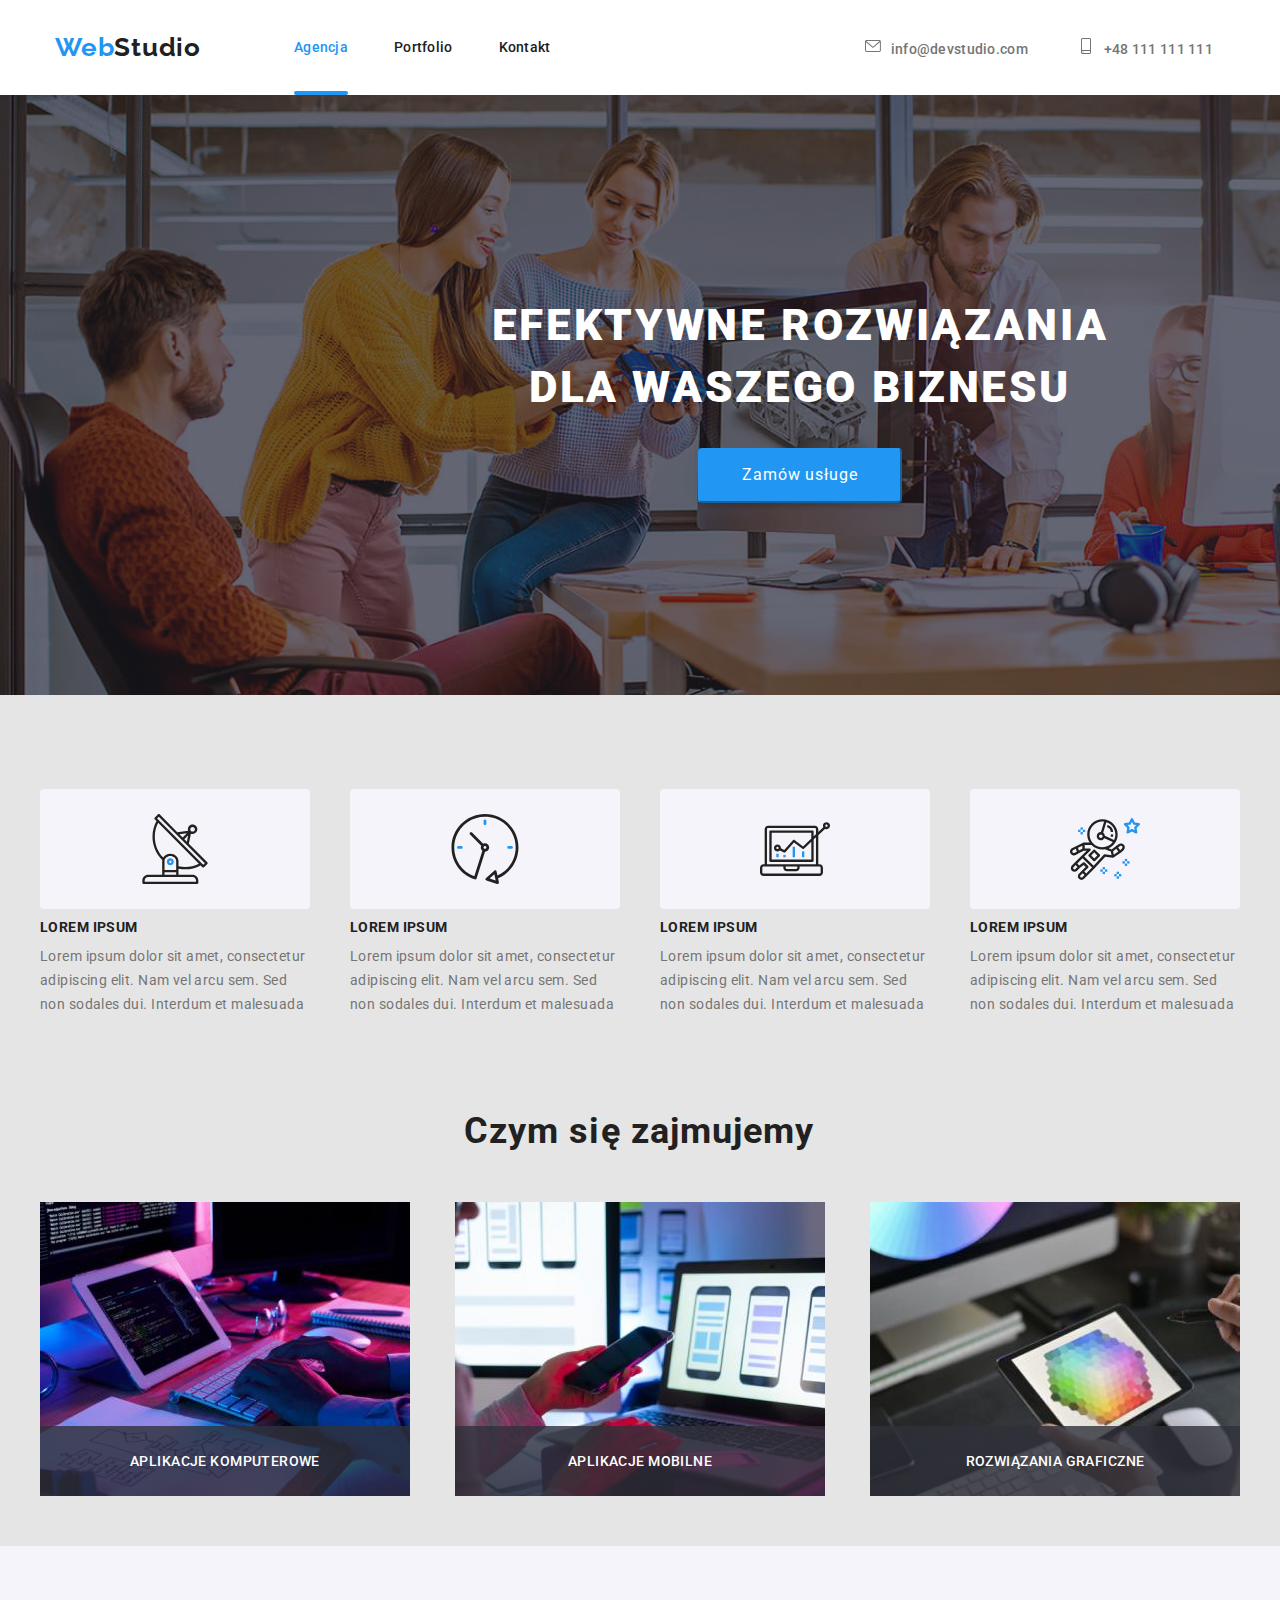
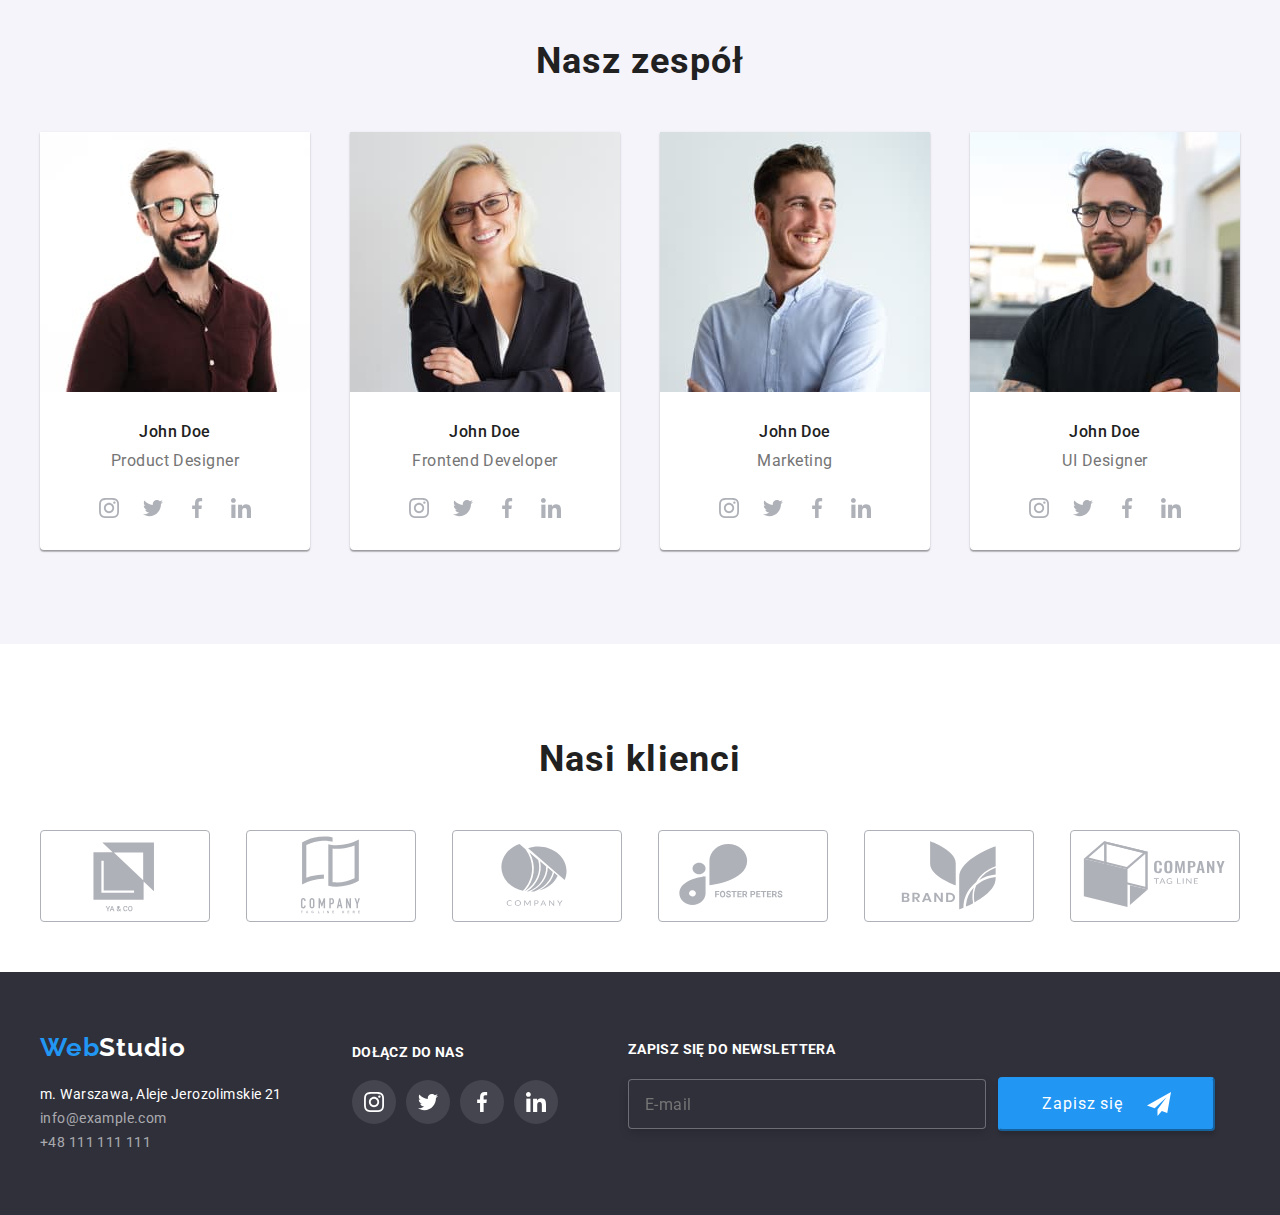
<file: index.html>
<!DOCTYPE html>
<html lang="pl-PL">
<head>
    <meta charset="UTF-8">
    <meta http-equiv="X-UA-Compatible" content="IE=edge">
    <meta name="viewport" content="width=device-width, initial-scale=1.0">
    <link href="https://cdnjs.cloudflare.com/ajax/libs/modern-normalize/1.0.0/modern-normalize.min.css" rel="stylesheet">
    <link href="https://fonts.googleapis.com/css2?family=Raleway:wght@500;700&family=Roboto:ital,wght@0,400;0,500;0,900;1,700&display=swap" rel="stylesheet"> 
    <link href="css/style.css" rel="stylesheet">
    <title>Studio</title>
</head>
<body class="body">
    <header class="header">
        <div class="container">
        <nav class="navigation">
            <ul class="navigation-list">
                <li class="navigation-list-item-logo list">
                    <a class="navigation-list-link-logo link" href="index.html"><span class="logo-span">Web</span>Studio</a></li>
                <li class="navigation-list-item list">
                    <a class="navigation-list-link link current" href="index.html" list>Agencja</a></li>
                <li class="navigation-list-item list">
                    <a class="navigation-list-link link" href="portfolio.html">Portfolio</a></li>
                <li class="navigation-list-item list">
                    <a class="navigation-list-link link" href="#">Kontakt</a></li>
            </ul>
        </nav>
        <a class="address-header-mail" href="mailto:info@devstudio.com">
            <svg class="header-contacts-icon" width="16px" height="16px">
                <use href="images/icons.svg#icon-envelope"></use>
            </svg>info@devstudio.com
        </a>
        <a class="address-header-tel link" href="tel:+48111111111"> 
            <svg class="header-contacts-icon" width="16px" height="16px">
                <use href="images/icons.svg#icon-smartphone"></use>
            </svg>+48 111 111 111
        </a>
        </div>
    </header>
    
    <main class="main">
        <!--hero-->
        <section class="hero">
            <div class="container">
            <h1 class="hero-h1">EFEKTYWNE ROZWIĄZANIA DLA WASZEGO BIZNESU </h1>
            <button class="hero-btn" type="button" data-modal-open>Zamów usługe</button>
            </div>
        </section>

        <!--adventeges-->
    
        <section class="section-title section">
            <div class="container">
            <ul class="adventeges-list list">
                <li class="adventeges-list-item">
                    <div class="adventeges-list-icon-background">
                        <svg class="adventeges-list-icon" width="70" height="70">
                            <use href="images/icons.svg#icon-antenna-1"></use>
                        </svg>

                    </div>
                    <h3 class="adventeges-list-item-title">LOREM IPSUM</h3>
                    <span class="adventeges-list-item-text">Lorem ipsum dolor sit amet, consectetur adipiscing elit. Nam vel arcu sem. Sed non sodales dui. Interdum et malesuada</span>
                </li>
                <li class="adventeges-list-item">
                    <div class="adventeges-list-icon-background">
                        <svg class="adventeges-list-icon" width="70" height="70">
                            <use href="images/icons.svg#icon-clock-1"></use>
                        </svg>
                    </div>
                    <h3 class="adventeges-list-item-title">LOREM IPSUM</h3>
                    <span class="adventeges-list-item-text">Lorem ipsum dolor sit amet, consectetur adipiscing elit. Nam vel arcu sem. Sed non sodales dui. Interdum et malesuada</span>
                </li >
                <li class="adventeges-list-item">
                    <div class="adventeges-list-icon-background">
                        <svg class="adventeges-list-icon" width="70" height="70">
                            <use href="images/icons.svg#icon-diagram-1"></use>
                        </svg>

                    </div class="adventeges-list-icon-background">
                    <h3 class="adventeges-list-item-title">LOREM IPSUM</h3>
                    <span class="adventeges-list-item-text">Lorem ipsum dolor sit amet, consectetur adipiscing elit. Nam vel arcu sem. Sed non sodales dui. Interdum et malesuada</span>
                </li>
                <li class="adventeges-list-item">
                    <div class="adventeges-list-icon-background">
                        <svg class="adventeges-list-icon" width="70" height="70">
                            <use href="images/icons.svg#icon-astronaut-1"></use>
                        </svg>

                    </div>
                    <h3 class="adventeges-list-item-title">LOREM IPSUM</h3>
                    <span class="adventeges-list-item-text">Lorem ipsum dolor sit amet, consectetur adipiscing elit. Nam vel arcu sem. Sed non sodales dui. Interdum et malesuada</span>
                </li>
            
            </ul>
            <div class="what-do-we-do">
        <h2 class="section-title section-header h2">Czym się zajmujemy</h2>   
            <ul class="activities-list list">
                <li class="activities-list-item"><img src="images/about_us/img1.jpg" alt="Tablet z klawiatura" width="370" height="294">
                    <div class="what-we-do-list">
                    <p class="what-we-do-text">APLIKACJE KOMPUTEROWE</p>
                    </div></li>
                <li class="activities-list-item"><img src="images/about_us/img2.jpg" alt="Zdjęcie z telefonem" width="370" height="294">
                <div class="what-we-do-list">
                    <p class="what-we-do-text">APLIKACJE MOBILNE</p>
                    </div></li>
                <li class="activities-list-item"><img src="images/about_us/img3.jpg" alt="Zdjęcie z tabletem" width="370" height="294">
                <div class="what-we-do-list">
                    <p class="what-we-do-text">ROZWIĄZANIA GRAFICZNE</p>
                    </div></li>
            </ul>
            </div>  
            </div>
           
        
            </div>
        </section>

        <!--about us-->
        <section class="section-about-us h2 ">
            <div class="container">
            <h2 class="about-us section-header">Nasz zespół</h2>
            <ul class="about-us-list">
                <li class="about-us-list-item list">
                    <img class="about-us-list-item-link" src="images/team/John_Doe_PD.jpg" alt="Zdjęcie Product Designera" width="270" height="260">
                    <h3 class="about-us-list-item-title">John Doe</h3>
                    <p class="about-us-list-item-link-text">Product Designer</p>
                    <ul class="about-us-social list">
                        <li class="about-us-social-link">
                            <a class="about-us-social-link-list" href="#">
                                <svg class="social-icon icon-our-team">
                                    <use href="images/icons.svg#icon-instagram-2"></use>
                                </svg>
                            </a>
                        </li>
                        <li class="about-us-social-link">
                            <a class="about-us-social-link-list" href="#">
                                <svg class="social-icon">
                                    <use href="images/icons.svg#icon-twitter-1"></use>
                                </svg>
                            </a>
                        </li>
                        <li class="about-us-social-link">
                            <a class="about-us-social-link-list" href="#">
                                <svg class="social-icon">
                                    <use href="images/icons.svg#icon-facebook-1"></use>
                                </svg>
                            </a>
                        </li>
                        <li class="about-us-social-link">
                            <a class="about-us-social-link-list" href="#">
                                <svg class="social-icon">
                                    <use href="images/icons.svg#icon-linkedin-1"></use>
                                </svg>
                            </a>
                        </li>
                    </ul>
                </li>
                <li class="about-us-list-item list">
                    <img class="about-us-list-item-link" src="images/team/John_Doe_FD.jpg" alt="Zdjęcie Frontedn Developera" width="270" height="260">
                    <h3 class="about-us-list-item-title">John Doe</h3>
                    <p class="about-us-list-item-link-text">Frontend Developer</p>
                    <ul class="about-us-social list">
                        <li class="about-us-social-link">
                            <a class="about-us-social-link-list" href="#">
                                <svg class="social-icon">
                                    <use href="images/icons.svg#icon-instagram-2"></use>
                                </svg>
                            </a>
                        </li>
                        <li class="about-us-social-link">
                            <a class="about-us-social-link-list" href="#">
                                <svg class="social-icon">
                                    <use href="images/icons.svg#icon-twitter-1"></use>
                                </svg>
                            </a>
                        </li>
                        <li class="about-us-social-link">
                            <a class="about-us-social-link-list" href="#">
                                <svg class="social-icon">
                                    <use href="images/icons.svg#icon-facebook-1"></use>
                                </svg>
                            </a>
                        </li>
                        <li class="about-us-social-link">
                            <a class="about-us-social-link-list" href="#">
                                <svg class="social-icon">
                                    <use href="images/icons.svg#icon-linkedin-1"></use>
                                </svg>
                            </a>
                        </li>
                    </ul>
                </li>
                <li class="about-us-list-item list">
                    <img class="about-us-list-item-link" src="images/team/John_Doe_Marketing.jpg" alt="Zdjęcie Marketingowca" width="270" height="260">
                    <h3 class="about-us-list-item-title">John Doe</h3>
                    <p class="about-us-list-item-link-text">Marketing</p>
                    <ul class="about-us-social list">
                        <li class="about-us-social-link">
                            <a class="about-us-social-link-list" href="#">
                                <svg class="social-icon">
                                    <use href="images/icons.svg#icon-instagram-2"></use>
                                </svg>
                            </a>
                        </li>
                        <li class="about-us-social-link">
                            <a class="about-us-social-link-list" href="#">
                                <svg class="social-icon">
                                    <use href="images/icons.svg#icon-twitter-1"></use>
                                </svg>
                            </a>
                        </li>
                        <li class="about-us-social-link">
                            <a class="about-us-social-link-list" href="#">
                                <svg class="social-icon">
                                    <use href="images/icons.svg#icon-facebook-1"></use>
                                </svg>
                            </a>
                        </li>
                        <li class="about-us-social-link">
                            <a class="about-us-social-link-list" href="#">
                                <svg class="social-icon">
                                    <use href="images/icons.svg#icon-linkedin-1"></use>
                                </svg>
                            </a>
                        </li>
                    </ul>
                </li>
                <li class="about-us-list-item list">
                    <img class="about-us-list-item-link" src="images/team/John_Doe_UI_des.jpg" alt="Zdęcie UI Designera" width="270" height="260">
                    <h3 class="about-us-list-item-title">John Doe</h3>
                    <p class="about-us-list-item-link-text">UI Designer</p>
                    <ul class="about-us-social list">
                        <li class="about-us-social-link">
                            <a class="about-us-social-link-list" href="#">
                                <svg class="social-icon">
                                    <use href="images/icons.svg#icon-instagram-2"></use>
                                </svg>
                            </a>
                        </li>
                        <li class="about-us-social-link">
                            <a class="about-us-social-link-list" href="#">
                                <svg class="social-icon">
                                    <use href="images/icons.svg#icon-twitter-1"></use>
                                </svg>
                            </a>
                        </li>
                        <li class="about-us-social-link">
                            <a class="about-us-social-link-list" href="#">
                                <svg class="social-icon">
                                    <use href="images/icons.svg#icon-facebook-1"></use>
                                </svg>
                            </a>
                        </li>
                        <li class="about-us-social-link">
                            <a class="about-us-social-link-list" href="#">
                                <svg class="social-icon">
                                    <use href="images/icons.svg#icon-linkedin-1"></use>
                                </svg>
                            </a>
                        </li>
                    </ul>
                </li>
            </ul>
            </div>
        </section>

        <!--our clients-->
        <section class="section-our-clients section-header">
            <div class="container">
                <h2 class="about-us ">Nasi klienci</h2>
                <ul class="our-client-list list">
                    <li class="our-client-item">
                        <svg class="our-client-item-logo">
                            <use href="images/icons.svg#icon-Logo"></use>
                        </svg>
                    </li>
                    <li class="our-client-item">
                        <svg>
                            <use href="images/icons.svg#icon-Logo21"></use>
                        </svg>
                    </li>
                    <li class="our-client-item">
                        <svg>
                            <use href="images/icons.svg#icon-Logo-company1"></use>
                        </svg>
                    </li>
                    <li class="our-client-item">
                        <svg>
                            <use href="images/icons.svg#icon-Logo2"></use>
                        </svg>
                    </li>
                    <li class="our-client-item">
                        <svg>
                            <use href="images/icons.svg#icon-Logo-brand"></use>
                        </svg>
                    </li>
                    <li class="our-client-item">
                        <svg>
                            <use href="images/icons.svg#icon-Logo-company"></use>
                        </svg>
                    </li>
                </ul>
            </div>
        </section>

    </main>
    <footer class="footer">
        <div class="container">
        <ul class="footer-data">
            <li class="footer-data-list list">
                <a class="navigation-list-link-logo-footer" href="index.html"><span class="logo-span">Web</span>Studio</a></li>
        <address class="address"></li>
            <li class="footer-data-list list">
            <a class="addres-map" href="https://goo.gl/maps/pz23pLppjNHn7p5K6" target="_blank">m. Warszawa, Aleje Jerozolimskie 21</a></li>
            <li class="footer-data-list list">
                <a class="addres-mail" href="mailto:info@example.com">info@example.com</a></li>
            <li class="footer-data-list list">
                <a class="address-tel" href="tel:+48111111111"> +48 111 111 111</a></li>
        </address>
        </ul>
        <div class="join-us">
            <p class="footer-text">Dołącz do nas</p>
            <ul class="footer-social list">
                <li class="footer-social-link">
                    <a class="footer-social-link-list" href="#">
                        <svg class="social-icon">
                            <use href="images/icons.svg#icon-instagram-2"></use>
                        </svg>
                    </a>
                </li>
                <li class="footer-social-link">
                    <a class="footer-social-link-list" href="#">
                        <svg class="social-icon">
                            <use href="images/icons.svg#icon-twitter-1"></use>
                        </svg>
                    </a>
                </li>
                <li class="footer-social-link">
                    <a class="footer-social-link-list" href="#">
                        <svg class="social-icon">
                            <use href="images/icons.svg#icon-facebook-1"></use>
                        </svg>
                    </a>
                </li>
                <li class="footer-social-link">
                    <a class="footer-social-link-list" href="#">
                        <svg class="social-icon">
                            <use href="images/icons.svg#icon-linkedin-1"></use>
                        </svg>
                    </a>
                </li>
            </ul>
        </div>
        <div class="footer_newsletter">
                <form class="footer_newsletter-form">
                    <p class="footer_newsletter-header">ZAPISZ SIĘ DO NEWSLETTERA</p>
                    <div class="footer_newsletter-input">
                        <input type="email" name="email-newsletter" class="footer_newsletter-email"
                            placeholder="E-mail">
                        <button type="submit" class="hero-btn footer_newsletter-btn">
                            Zapisz się
                            <svg class="footer_newsletter-icon">
                                <use xlink:href="./images/icons.svg#icon-icon-send" />
                            </svg>
                        </button>
                    </div>
                </form>
            </div>
        </div>
    </div>
    </footer>

    <div class="backdrop is-hidden" data-modal>
        <div class="modal">
            <button type="button" class="close-btn" data-modal-close>
                <svg class="modal-close-btn">
                    <use href="images/icons.svg#icon-Vector" heigt="11px" width="11px"></use>
                </svg>
            </button>
            <form action="#" method="post" class="modal-form">
                <h2 class="modal-form-title">Zostaw swoje dane w formularzu poniżej</h2>
                <label for="name" class="modal-label">Imie</label>
                    <div class="modal-input-wrapper">
                        <input type="text" name="name" class="modal-input" required>
                        <svg class="modal-form-icon">
                            <use href="images/icons.svg#icon-name" height="18px" width="18px"></use>
                        </svg>

                    </div>
                <label for="telefon" class="modal-label">Telefon</label>
                    <div class="modal-input-wrapper">
                        <input type="tel " name="telefon" class="modal-input" required>
                        <svg class="modal-form-icon">
                            <use href="images/icons.svg#icon-phone" height="18px" width="18px"></use>
                        </svg>
                    </div>
                
                <label for="mail" class="modal-label">Email</label>
                    <div class="modal-input-wrapper">
                        <input type="email" name="mail" class="modal-input" required>
                        <svg class="modal-form-icon">
                            <use href="images/icons.svg#icon-mail" height="18px" width="18px"></use>
                        </svg>
                    </div>  
                <label for="komentarz" class="modal-label">Komentarz</label>
                <textarea name="komentarz" class="modal-textarea" placeholder="Wprowadź tekst" id="text" cols="30" rows="10"></textarea>
                    <div class="modal-checkbox-wrapper">
                        <div class="modal-disclaimer-wrapper">
                            <input type="checkbox" class="modal-form-policy visually-hidden " id="user-policy" name="policy" required>
                            <label for="user-policy" class="modal-form-policy-text">Oświadczam iż akceptuję <a href="#" class="modal-policy-link">Regulamin</a>  i <a href="#" class="modal-policy-link">Politykę Prywatności.</a></label>
                        </div>
                        <button class="modal-button" type="submit">Wyślij</button>
                    </div>                
            </form>
        </div>
    </div>

    <script src="modal.js"></script> 
</body>
</html>
</file>
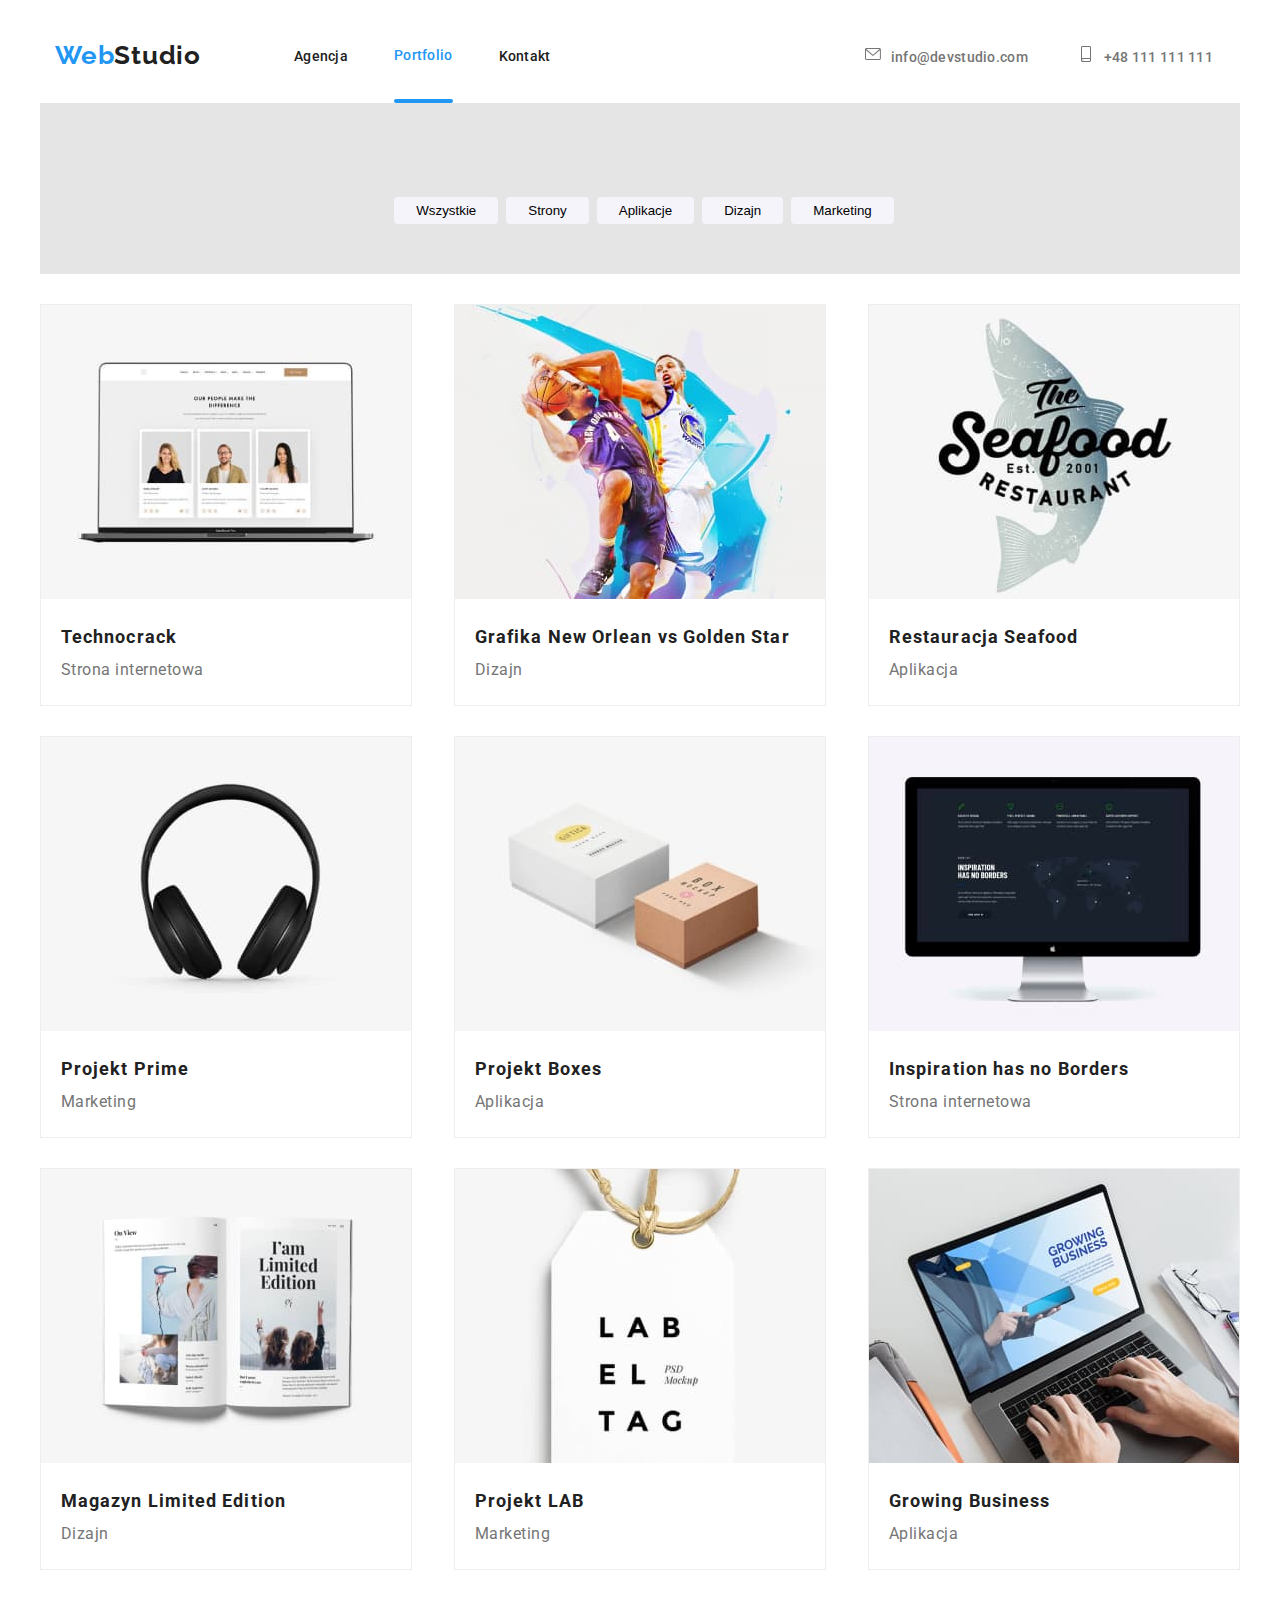
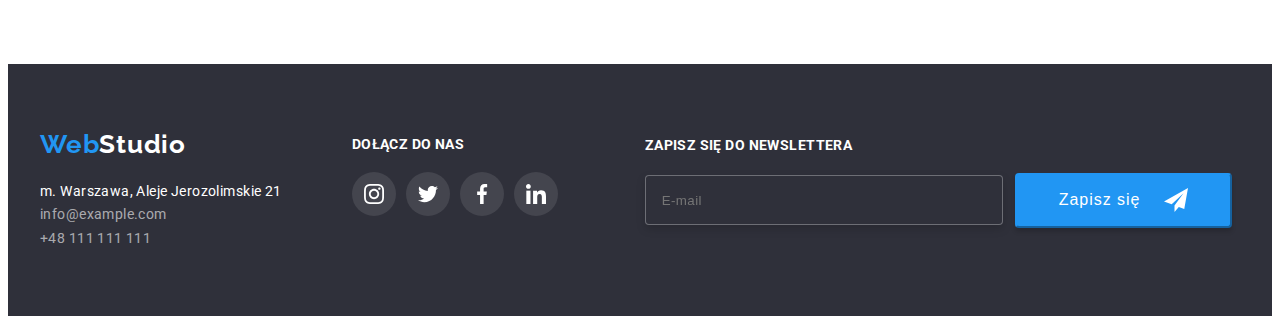
<file: portfolio.html>
<!DOCTYPE html>
<html lang="en">
<head>
    <meta charset="UTF-8">
    <meta http-equiv="X-UA-Compatible" content="IE=edge">
    <meta name="viewport" content="width=device-width, initial-scale=1.0">
    <link rel="preconnect" href="https://fonts.gstatic.com">
    <link href="https://fonts.googleapis.com/css2?family=Raleway:wght@500;700&family=Roboto:ital,wght@0,400;0,500;0,900;1,700&display=swap" rel="stylesheet"> 
    <link href="css/style.css" rel="stylesheet">
    <title>Portfolio</title>
    
</head>
<body class="body">
    <header class="header">
        <div class="container">
            <nav class="navigation">
                <ul class="navigation-list">
                    <li class="navigation-list-item-logo list">
                        <a class="navigation-list-link-logo link" href="index.html"><span class="logo-span">Web</span>Studio</a></li>
                    <li class="navigation-list-item list">
                        <a class="navigation-list-link link" href="index.html" list>Agencja</a></li>
                    <li class="navigation-list-item list">
                        <a class="navigation-list-link link current" href="portfolio.html">Portfolio</a></li>
                    <li class="navigation-list-item list">
                        <a class="navigation-list-link link" href="#">Kontakt</a></li>
                </ul>
            </nav>
            <a class="address-header-mail" href="mailto:info@devstudio.com">
                <svg class="header-contacts-icon" width="16px" height="16px">
                    <use href="images/icons.svg#icon-envelope"></use>
                </svg>info@devstudio.com
            </a>
            <a class="address-header-tel link" href="tel:+48111111111"> 
                <svg class="header-contacts-icon" width="16px" height="16px">
                    <use href="images/icons.svg#icon-smartphone"></use>
                </svg>+48 111 111 111
            </a>
            </div>
    </header>

    <main class="main container">
         <!--hero-->
         <section class="portfolio-hero section-btn-portfolio">
            <div class="container-btn">
            <ul class="portfolio-hero-list">
                <li class="portfolio-hero-list-item list">
                    <button class="portfolio-hero-list-btn" type="button">Wszystkie</button>
                </li>
                <li class="portfolio-hero-list-item list">
                    <button class="portfolio-hero-list-btn" type="button">Strony</button>
                </li>
                <li class="portfolio-hero-list-item list">
                    <button class="portfolio-hero-list-btn" type="button">Aplikacje</button>
                </li>
                <li class="portfolio-hero-list-item list">
                    <button class="portfolio-hero-list-btn" type="button">Dizajn</button>
                </li>
                <li class="portfolio-hero-list-item list">
                    <button class="portfolio-hero-list-btn" type="button">Marketing</button>
                </li>
            </ul>
            </div>
        </section>

        <!--photos-->
        <section class="photos">
            <div class="container-photo">
            <ul class="photos-list">
              <li class="photos-list-item list">
                  <div class="photo-overlay">
                      <div class="photo-overlay-item">
                        <p class="photo-overlay-text">Technocrack jest popularną platformą wykorzystywaną do rozpowszechniania koronawirusa. Firmy wykorzystują tę platformę do celów szpiegowskich i ataków na niezabezpieczone serwery konkurencji</p>
                      </div>
                        <img class="photos-list-img" src="images/portfolio/laptop.jpg" alt="laptop photo" witdh="370" height="294">
                  </div>
                  <h3 class="photos-list-title">Technocrack</h3>
                  <span class="photos-list-text">Strona internetowa</span>
              </li>
              <li class="photos-list-item list">
                  <div class="photo-overlay">
                      <div class="photo-overlay-item">
                        <p class="photo-overlay-text">Technocrack jest popularną platformą wykorzystywaną do rozpowszechniania koronawirusa. Firmy wykorzystują tę platformę do celów szpiegowskich i ataków na niezabezpieczone serwery konkurencji</p>
                      </div>
                        <img class="photos-list-img" src="images/portfolio/bascketball.jpg" alt="backetball players" witdh="370" height="294">
                  </div>    
                  <h3 class="photos-list-title">Grafika New Orlean vs Golden Star</h3>
                  <p class="photos-list-text">Dizajn</p>
              </li>
              <li class="photos-list-item list">
                  <div class="photo-overlay">
                      <div class="photo-overlay-item">
                        <p class="photo-overlay-text">Technocrack jest popularną platformą wykorzystywaną do rozpowszechniania koronawirusa. Firmy wykorzystują tę platformę do celów szpiegowskich i ataków na niezabezpieczone serwery konkurencji</p>
                      </div>
                        <img class="photos-list-img" src="images/portfolio/seafood.jpg" alt="photo of seafood" witdh="370" height="294">
                  </div>
                  <h3 class="photos-list-title">Restauracja Seafood</h3>
                  <p class="photos-list-text">Aplikacja</p>
              </li>
              <li class="photos-list-item list">
                  <div class="photo-overlay">
                      <div class="photo-overlay-item">
                        <p class="photo-overlay-text">Technocrack jest popularną platformą wykorzystywaną do rozpowszechniania koronawirusa. Firmy wykorzystują tę platformę do celów szpiegowskich i ataków na niezabezpieczone serwery konkurencji</p>
                      </div>
                        <img class="photos-list-img" src="images/portfolio/headphone.jpg" alt="photo of headphones" witdh="370" height="294">
                  </div>
                  <h3 class="photos-list-title">Projekt Prime</h3>
                  <p class="photos-list-text">Marketing</p>
              </li>
              <li class="photos-list-item list">
                  <div class="photo-overlay">
                      <div class="photo-overlay-item">
                        <p class="photo-overlay-text">Technocrack jest popularną platformą wykorzystywaną do rozpowszechniania koronawirusa. Firmy wykorzystują tę platformę do celów szpiegowskich i ataków na niezabezpieczone serwery konkurencji</p>
                      </div>
                        <img class="photos-list-img" src="images/portfolio/box.jpg" alt="photo of boxes" witdh="370" height="294">
                  </div>
                  <h3 class="photos-list-title">Projekt Boxes</h3>
                  <p class="photos-list-text">Aplikacja</p>
              </li>
              <li class="photos-list-item list">
                  <div class="photo-overlay">
                      <div class="photo-overlay-item">
                            <p class="photo-overlay-text">Technocrack jest popularną platformą wykorzystywaną do rozpowszechniania koronawirusa. Firmy wykorzystują tę platformę do celów szpiegowskich i ataków na niezabezpieczone serwery konkurencji</p>
                      </div>
                        <img class="photos-list-img" src="images/portfolio/monitor.jpg" alt="photo of monitor" witdh="370" height="294">
                  </div>
                  <h3 class="photos-list-title">Inspiration has no Borders</h3>
                  <p class="photos-list-text">Strona internetowa</p>
              </li>
              <li class="photos-list-item list">
                  <div class="photo-overlay">
                      <div class="photo-overlay-item">
                        <p class="photo-overlay-text">Technocrack jest popularną platformą wykorzystywaną do rozpowszechniania koronawirusa. Firmy wykorzystują tę platformę do celów szpiegowskich i ataków na niezabezpieczone serwery konkurencji</p>
                      </div>
                        <img class="photos-list-img" src="images/portfolio/book.jpg" alt="photo of book" witdh="370" height="294">
                  </div>
                  <h3 class="photos-list-title">Magazyn Limited Edition</h3>
                  <p class="photos-list-text">Dizajn</p>
              </li>
              <li class="photos-list-item list">
                  <div class="photo-overlay">
                      <div class="photo-overlay-item">
                        <p class="photo-overlay-text">Technocrack jest popularną platformą wykorzystywaną do rozpowszechniania koronawirusa. Firmy wykorzystują tę platformę do celów szpiegowskich i ataków na niezabezpieczone serwery konkurencji</p>
                      </div>
                        <img class="photos-list-img" src="images/portfolio/label.jpg" alt="photo of label" witdh="370" height="294">
                  </div>
                  <h3 class="photos-list-title">Projekt LAB</h3>
                  <p class="photos-list-text">Marketing</p>
              </li>
              <li class="photos-list-item list">
                  <div class="photo-overlay">
                      <div class="photo-overlay-item">
                        <p class="photo-overlay-text">Technocrack jest popularną platformą wykorzystywaną do rozpowszechniania koronawirusa. Firmy wykorzystują tę platformę do celów szpiegowskich i ataków na niezabezpieczone serwery konkurencji</p>
                      </div>
                  <img class="photos-list-img" src="images/portfolio/work.jpg" alt="workspace photo" witdh="370" height="294">
                  </div>
                  <h3 class="photos-list-title">Growing Business</h3>
                  <p class="photos-list-text">Aplikacja</p>
              </li>
          </ul>
          </div>
        </section>
    </main>
    <footer class="footer-second">
        <div class="container">
        <ul class="footer-data">
            <li class="footer-data-list list">
                <a class="navigation-list-link-logo-footer" href="index.html"><span class="logo-span">Web</span>Studio</a></li>
        <address class="address"></li>
            <li class="footer-data-list list">
            <a class="addres-map" href="https://goo.gl/maps/pz23pLppjNHn7p5K6" target="_blank">m. Warszawa, Aleje Jerozolimskie 21</a></li>
            <li class="footer-data-list list">
                <a class="addres-mail" href="mailto:info@example.com">info@example.com</a></li>
            <li class="footer-data-list list">
                <a class="address-tel" href="tel:+48111111111"> +48 111 111 111</a></li>
        </address>
        </ul>
        <div class="join-us-portfolio">
            <p class="footer-text">Dołącz do nas</p>
            <ul class="footer-social list">
                <li class="footer-social-link">
                    <a class="footer-social-link-list" href="#">
                        <svg class="social-icon">
                            <use href="images/icons.svg#icon-instagram-2"></use>
                        </svg>
                    </a>
                </li>
                <li class="footer-social-link">
                    <a class="footer-social-link-list" href="#">
                        <svg class="social-icon">
                            <use href="images/icons.svg#icon-twitter-1"></use>
                        </svg>
                    </a>
                </li>
                <li class="footer-social-link">
                    <a class="footer-social-link-list" href="#">
                        <svg class="social-icon">
                            <use href="images/icons.svg#icon-facebook-1"></use>
                        </svg>
                    </a>
                </li>
                <li class="footer-social-link">
                    <a class="footer-social-link-list" href="#">
                        <svg class="social-icon">
                            <use href="images/icons.svg#icon-linkedin-1"></use>
                        </svg>
                    </a>
                </li>
            </ul>
        </div>
        <div class="footer_newsletter">
                <form class="footer_newsletter-form">
                    <p class="footer_newsletter-header">ZAPISZ SIĘ DO NEWSLETTERA</p>
                    <div class="footer_newsletter-input">
                        <input type="email" name="email-newsletter" class="footer_newsletter-email"
                            placeholder="E-mail">
                        <button type="submit" class="hero-btn footer_newsletter-btn">
                            Zapisz się
                            <svg class="footer_newsletter-icon">
                                <use xlink:href="./images/icons.svg#icon-icon-send" />
                            </svg>
                        </button>
                    </div>
                </form>
            </div>
        </div>
    </div>
    </footer>
</body>
</html>
</file>
<file: css/style.css>
:root {
    --main-color: #2196F3;
    --secondary-color: #757575;
    --third-color: #E5E5E5;
    --fourth-color: #F5F4FA;
    --fifth-color: #FFFFFF;
    --sixth-color: #212121;
    --seveth-color: #2F303A;
    --main-font: 'Roboto', sans-serif;
    --secondary-font: 'Raleway', sans-serif;

}
h1, h2, h3, h4, h5, h6, ul, ol, p {
    margin: 0;
    padding: 0;
}
.list {
    list-style: none;
}
.link {
    text-decoration: none;
}
img {
    display: block;
}

.body {
    font-family: var(--main-font);
    color:var(--sixth-color);
    
}
.container{
    width: 1200px;
    align-items: center;
    margin: 0 auto;
}
.section {
    padding-top: 94px;
    padding-bottom: 50px;
}
.section-btn-portfolio {
    padding-top: 94px;
    padding-bottom: 50px;    
}
/* ======COMPONENTS====== */
.logo-span {
    color: #2196F3;
}
.section-header {
    padding-top: 94px;
    padding-bottom: 50px;

}
.navigation-list-link-logo,
.navigation-list-link,
.address-header,
.navigation-list-link-logo-footer,
.addres-map,
.addres-mail,
.address-tel {
    text-decoration: none;
}


/* ======END COMPONENTS====== */

/* ============INDEX.HTML============ */

/* ======HEADER====== */
.navigation-list-link-logo {
    font-family: var(--secondary-font);
    font-weight: 700;
    font-size: 26px;
    line-height: 1.192;
    letter-spacing: 0.03em;
    color: var(--sixth-color);
    margin-right: 93px;
    margin-left: 15px;
    }
.navigation-list-link {
    font-weight: 500;
    font-size: 14px;
    line-height: 1.142;
    letter-spacing: 0.02em;
    color: var(--sixth-color);
}
.address-header-tel, .address-header-mail {
    font-weight: 500;
    font-size: 14px;    
    line-height: 1.142;
    letter-spacing: 0.02em;
    color: var(--secondary-color);
    text-decoration: none;
}

.navigation-list-item .current {
    color:var(--main-color);    
}
.current::after{
    display: block;
    content: "";
    width: 100%;
    height: 4px;
    left: 453px;
    top: 76px;
    background: #2196F3;
    border-radius: 2px;
    margin-top: 35px;
    margin-bottom: -38px;

}
/* .navigation-list-item-logo {
    margin-bottom: 28px;
} */

.navigation-list-link:hover,
.navigation-list-link:focus,
.address-header-tel:hover,
.address-header-tel:focus,
.address-header-mail:focus,
.address-header-mail:hover,
.address-header:hover,
.address-header:focus {
    color:var(--main-color)
}

.header .container{
    display: flex;
    align-items: center;
    padding-top: 32px;
    padding-bottom: 32px;
}

.navigation {
    display: flex;
}
.navigation-list {
    display: flex;
    align-items: center;
}
.navigation-list-item:not(:last-child) {
    margin-right: 46px;
}
.header .address-header-mail {
    margin-left: auto;  
}
.header .address-header-tel {
    margin-left: 50px;
    margin-right: 27px;
}
.header-contacts-icon {
    margin-right: 10px;
    fill:currentColor
}

/* ======END HEADER====== */

/* ======MAIN====== */

    /* ======SECTION HERO====== */
.hero{
    background-image: linear-gradient(rgba(47, 48, 58, 0.4), rgba(47, 48, 58, 0.4)), url('../images/background-header.png');
    height: 600px;
    text-align: center;
    padding-top: 200px;
    width: 1600px;
    margin-right: auto;
    margin-left: auto;
}

.hero-h1 {
    font-weight: 900;
    font-size: 44px;
    line-height: 1.4;
    color: var(--fifth-color);
    letter-spacing: 0.06em;
    text-transform: uppercase;
    margin-bottom: 30px;
    width: 696px;
}
.hero-btn {
    background-color: var(--main-color);
    box-shadow: 0px 4px 4px rgba(0, 0, 0, 0.15);
    border-radius: 4px;
    border-color: #2196F3;
    cursor: pointer;
    font-size: 16px;
    line-height: 1.9;
    color: var(--fifth-color);
    text-align: center;
    letter-spacing: 0.06em;
    padding: 10px 42px;
}
.hero .container {
    display: flex;
    flex-direction: column; 
}
    /* ======END SECTION HERO====== */
    /* ======SECTION ADVENTEGES====== */
.adventeges-list-item-title {
    font-weight: 700;
    font-size: 14px;
    line-height: 1.143;
    letter-spacing: 0.03em;
    text-transform: uppercase;
    margin: 10px 0;  
}
.adventeges-list-item-text {
    font-size: 14px;
    line-height: 1.714;
    letter-spacing: 0.03em;
    color: var(--secondary-color); 
    display: block;
    width: 270px;  
}
.section-title {
    font-size: 36px;
    letter-spacing: 0.03em;
    background-color: var(--third-color);        
}
.adventeges-list {
    display: flex; 
    justify-content: space-between;
}
.section-title .h2 {
    margin-left: 424px;
    margin-right: auto;
}
.activities-list {
    display: flex;
    justify-content: space-between;
}
.adventeges-list-icon-background {
    display: flex;
    justify-content: center;
    border-radius: 4px;
    background-color: var(--fourth-color);
    padding: 25px 0px;
}
.what-we-do-list {
    position: absolute;
    width: 100%;
    height: 70px;
    left: 0;
    top: 224px;
    padding-top: 27px;
    background: linear-gradient(rgba(47, 48, 58, 0.8), rgba(47, 48, 58, 0.8));
}
.what-we-do {
    display: flex;
    justify-content: center;
}
.activities-list-item {
   position: relative;
}

.what-we-do-text {
    font-weight: 500;
    font-size: 14px;
    line-height: 1.143;
    text-align: center;
    letter-spacing: 0.03em;
    color: var(--fifth-color)
}
    /* ======END SECTION ADVENTEGES====== */
    /* ======SECTION ABOUT-US====== */
.about-us {
    font-style: normal;
    font-weight: 700;
    font-size: 36px;
    line-height: 1.167;
    text-align: center;
    letter-spacing: 0.03em;
}
.about-us-list-item-title {
    font-weight: 500;
    font-size: 16px;
    line-height: 1.187;
    letter-spacing: 0.03em;
    padding-top: 30px;
    padding-bottom: 10px;
    text-align: center;
}
.about-us-list-item-link-text {    
    font-size: 16px;
    line-height: 1.187;
    letter-spacing: 0.03em;    
    color: var(--secondary-color);
    text-align: center;
    margin-bottom: 16px;

}

.section-about-us {
    background-color: var(--fourth-color);
    padding-bottom: 94px;
}
.about-us-list-item {
    background-color: var(--fifth-color);
    box-shadow: 0px 1px 3px rgba(0, 0, 0, 0.12), 0px 1px 1px rgba(0, 0, 0, 0.14), 0px 2px 1px rgba(0, 0, 0, 0.2);
    border-radius: 0px 0px 4px 4px;
}
.section-about-us .container .about-us-list {
    display: flex;
    justify-content: space-between;   
}
.about-us-social {
    display: flex;
    align-items: center;
    justify-content: center
}
.social-icon {
    display: flex;
    width: 20px;
    height: 20px;
}
.about-us-social-link-list {
    display: flex;
    width: 44px;
    height: 44px;
    border-radius: 50%;
    justify-content: center;
    align-items: center;
    margin-bottom: 20px;
    fill: #AFB1B8;
}
.about-us-social-link-list:hover,
.about-us-social-link-list:focus {
    color: var(--fifth-color);
    background-color: var(--main-color);
    fill: var(--fifth-color);    
}

    /* ======END SECTION ABOUT-US====== */

    /* ======SECTION OUR CLIENTS====== */
.our-client-list {
    display: flex;
    justify-content: center;
    align-items: center;
    margin-top: 50px;
    justify-content: space-between;
    fill: currentColor;
    color: #AFB1B8;

}
.our-client-item {
    display: flex;
    border: 1px solid #AFB1B8;
    border-radius: 4px;
    width: 170px;
    height: 92px;
}
.our-client-item:hover,
.our-client-item:focus {
    cursor: pointer;
    color: var(--main-color);
}

    /* ======SECTION OUR CLIENTS====== */
/* ======END MAIN====== */

/* ======FOOTER====== */
.navigation-list-link-logo-footer {
    display: block;
    font-family: var(--secondary-font);
    font-weight: 700;
    font-size: 26px;
    line-height: 1.192;
    letter-spacing: 0.03em;
    color: var(--fifth-color);
    padding-bottom: 20px;
    }
.addres-map{
    font-size: 14px;
    line-height: 1.714;
    letter-spacing: 0.03em;
    color:var(--fifth-color)
}
.addres-mail,
.address-tel {
    font-size: 14px;
    line-height: 1.714;
    letter-spacing: 0.03em;
    color: rgba(255, 255, 255, 0.6);
}
.address {
    font-style: normal;
}
.footer {
    background-color: var(--seveth-color);
    left: 0px;
    top: 2097px;
}
.footer .container {
    padding-top: 60px;
    padding-bottom: 60px;
    display: flex;
}
.footer-second .container {
    display: flex;
}
.footer-second {
    background-color: var(--seveth-color);
    left: 0px;
    top: 2097px;
}
.footer-social-link-list:hover,
.footer-social-link-list:focus {
    color: var(--fifth-color);
    background-color: var(--main-color);
    fill: var(--fifth-color); 
       
}
.footer-social-link {
    display: flex;
    justify-content: space-between;  
}
.footer-social {
    display: flex;
    border-radius: 50%;   
}
.footer-social-link-list
{   display: flex;
    justify-content: center;
    border-radius: 50%;
    width: 44px;
    height: 44px;
    align-items: center;
    fill: currentColor;
    color: var(--fifth-color);
    background-color: rgba(255, 255, 255, 0.1);
    margin-right: 10px;
    
}
.join-us {
    width: 269px;
    height: 80px;
    justify-content: center;
    align-items: center;
    padding-left: 70px;
    padding-bottom: 100px;
}
.footer-text {
    font-weight: 700;
    font-size: 14px;
    line-height: 1.143;
    letter-spacing: 0.03em;
    text-transform: uppercase;
    color: var(--fifth-color);
    padding-bottom: 20px;
}
.join-us-portfolio {
    justify-content: center;
    align-items: center;
    margin-left: 70px;
    padding-bottom: 100px;
    padding-top: 72px;
}
.footer_newsletter {
    margin-left: 77px;
    margin-bottom: 15px;
}

.footer_newsletter-header {
    font-weight: 700;
    font-size: 14px;
    line-height: 1.143;
    letter-spacing: 0.03em;
    text-transform: uppercase;
    color: #FFFFFF;
    margin-bottom: 20px;
}
.footer_newsletter-input {
    display: flex;
    flex-direction: row;
    align-items: center;
}
.footer_newsletter-email {
    width: 358px;
    height: 50px;
    border: 1px solid rgba(255, 255, 255, 0.3);
    box-sizing: border-box;
    filter: drop-shadow(0px 4px 4px rgba(0, 0, 0, 0.15));
    border-radius: 4px;
    outline: none;
    padding: 15px 16px;
    margin-right: 12px;
    background-color: #2f303a;
    letter-spacing: 0.03em;
    color: #fff;
}
.footer_newsletter-btn {
    display: flex;
    justify-content: center;
    align-items: center;
}
.footer_newsletter-icon {
    width: 24px;
    height: 24px;
    margin-left: 24px;
}

/* ======END FOOTER====== */
/* ============END INDEX.HTML============ */


/* ============PORTFOLIO.HTML============ */

.navigation-list-link2 {
    color: var(--main-color)
}
/* ======MAIN====== */
    /* ======HERO====== */

.portfolio-hero-list-btn {
    font-weight: 500;
    background: var(--fourth-color);
    border-radius: 4px;
    cursor: pointer;
    align-items: center;
    padding: 6px 22px;
}
.portfolio-hero-list-btn:hover,
.portfolio-hero-list-btn:focus {
    background-color: var(--main-color);
    color: var(--fifth-color);
}
.container .portfolio-hero-list {
    display: flex;
    justify-content: center;
    
}
.portfolio-hero-list-item .portfolio-hero-list-btn {
    margin-left: 8px;
    border: 0px;
  }
.portfolio-hero-list:first-child {
    margin-left: 0;
  }
    /* ======END HERO====== */

    /* ======PHOTOS====== */
.photos-list-title {
    font-weight: 700;
    font-size: 18px;
    line-height: 2;
    letter-spacing: 0.06em;
    margin-bottom: 4;
    margin-top: 20px;
    margin-left: 20px;
}
.photos-list-text {
    font-size: 16px;
    line-height: 1.875;
    letter-spacing: 0.03em;
    color: var(--secondary-color);
    margin-left: 20px;
    margin-bottom: 20px;
}
.photos .container-photo .photos-list {
    display: flex;
    justify-content: space-between;
    flex-wrap: wrap;
    
}
.header.main-container, .portfolio-hero {
    background-color: var(--third-color);
}
.photos-list-item {
    position: relative;
    background-color: var(--fifth-color);
    border: 1px solid #EEEEEE;
    margin-top: 30px;
    
}
.photos .container-photo {
    margin-bottom: 94px;
}
.photos-list-item:hover
 {
    box-shadow: 0px 1px 1px rgba(0, 0, 0, 0.12), 0px 4px 4px rgba(0, 0, 0, 0.06), 1px 4px 6px rgba(0, 0, 0, 0.16);
}
.photo-overlay {
    position: relative;
    overflow: hidden;
    
}
.photos-list-item:hover .photo-overlay-item {
    transform: translateY(0);
}
.photo-overlay-item {
    position: absolute;
    display: flex;
    justify-content: center;
    align-items: center;
    text-align: center; 
    height: 100%;
    color: var(--fifth-color);
    font-weight: 400;
    font-size: 18px;
    line-height: 1.556;
    letter-spacing: 0.03em;
    top: 0;
    left: 0;
    transform: translateY(100%);
    transition: transform 250ms ease;
    background: linear-gradient(rgba(33, 150, 243, 0.9), rgba(33, 150, 243, 0.9));


}

 /* ======END PHOTOS====== */

/* ============END PORTFOLIO.HTML============ */

/* ======MODAL BUTTON====== */
.backdrop {
    position: fixed;
    height: 100%;
    width: 100%;
    left: 0;
    top: 0;
    background: rgba(0, 0, 0, 0.2);  
    transition: ease-in-out; 
    transition-duration: 2000ms;
}
.modal {
    position: absolute;
    top: 50%;
    left:50%;
    transform: translate(-50%,-50%);
    width: 528px;
    min-height: 581px;
    background-color: #FFFFFF; 
    padding: 40px;  
}
.modal-form {
    display: flex;
    justify-content: center;
    align-items: flex-start;
    flex-direction: column;
}
.modal-form-title {
    display: flex;
    font-weight: 500;
    font-size: 20px;
    line-height: 1.15;
    text-align: center;
    letter-spacing: 0.03em;
    margin-bottom: 12px;
    padding-left: 24px;
}
.modal-label {
    font-size: 12px;
    line-height: 1.668;
    letter-spacing: 0.01em;
    color: var(--secondary-color);
}
.modal-input{
    border: 1px solid rgba(33, 33, 33, 0.2);
    box-sizing: border-box;
    border-radius: 4px;
    width: 100%;
    margin-bottom: 10px;
    margin-top: 4px;
    height: 40px;
    padding-left: 40px;
    font-size: 12px;
}
.modal-textarea {
    border: 1px solid rgba(33, 33, 33, 0.2);
    border-radius: 4px;
    width: 100%;
    margin-bottom: 20px;
    height: 120px;
    padding: 12px 16px;
    font-size: 12px;
    line-height: 1.668;
    letter-spacing: 0.01em;
   
}
.modal-form-policy {
   
    
}
.modal-form-policy-text {
    font-size: 14px;
    line-height: 1.714;
    letter-spacing: 0.03em;
    color: var(--secondary-color);
}
.modal-form-policy-text::before {
    content: "";
    display: inline-block;
    width: 16px;
    height: 16px;
    border: 1px solid #000;
    transition: all 250ms cubic-bezier(0.075, 0.82, 0.165, 1);
    margin-right: 8px;
    
}
.modal-form-policy:checked +.modal-form-policy-text::before {
    background-color: var(--main-color);
    border: 3px solid var(--fifth-color);
    background-image: url('../images/vector.svg');
    background-size: contain;
    background-position: center;
    background-repeat: no-repeat; 
    
}

.modal-button {
    background: var(--main-color);
    box-shadow: 0px 4px 4px rgba(0, 0, 0, 0.15);
    border-radius: 4px;
    color: var(--fifth-color);
    padding: 10px 76px;
}
.close-btn {
    position: absolute;
    top: 8px;
    right: 8px;
    width: 30px;
    height: 30px;
    background-color: #FFFFFF;
    border-radius: 50%;
    border: 1px solid rgba(0, 0, 0, 0.1);
    cursor: pointer;
}  
.is-hidden {
    opacity: 0;
    visibility: hidden;
    pointer-events: none;
}
.modal-close-btn {
    height: 11px;
    width: 11px;
}
.modal-checkbox-wrapper {
    display: flex;
    justify-content: center;
    align-items: center;
    margin: 0 auto;
    flex-direction: column;
}
.modal-disclaimer-wrapper {
    display: flex;
    justify-content: center;
    align-items: center; 
    margin-bottom: 30px;
}

.modal-input-wrapper {
    position: relative ;
    width: 100%;
}
.modal-form-icon {
    position: absolute;
    top: 50%;
    left: 3%;
    transform: translateY(-50%);
    height: 18px;
    width: 18px;  
}
.modal-input:focus,
.modal-textarea:focus {
    border-color: var(--main-color);
    outline: none; 
    border: 1px solid #2196F3;
    border-radius: 4px;   
}
.modal-input:focus +.modal-form-icon {
    fill: var(--main-color);
    outline: none; 
}
.visually-hidden {
    position: absolute !important;
    clip: rect(1px 1px 1px 1px);
    clip: rect(1px, 1px, 1px, 1px);
    padding: 0 !important;
    border: 0 !important;
    height: 1px !important;
    width: 1px !important;
    overflow: hidden;
  }

/* ======END MODAL BUTTON====== */
</file>
